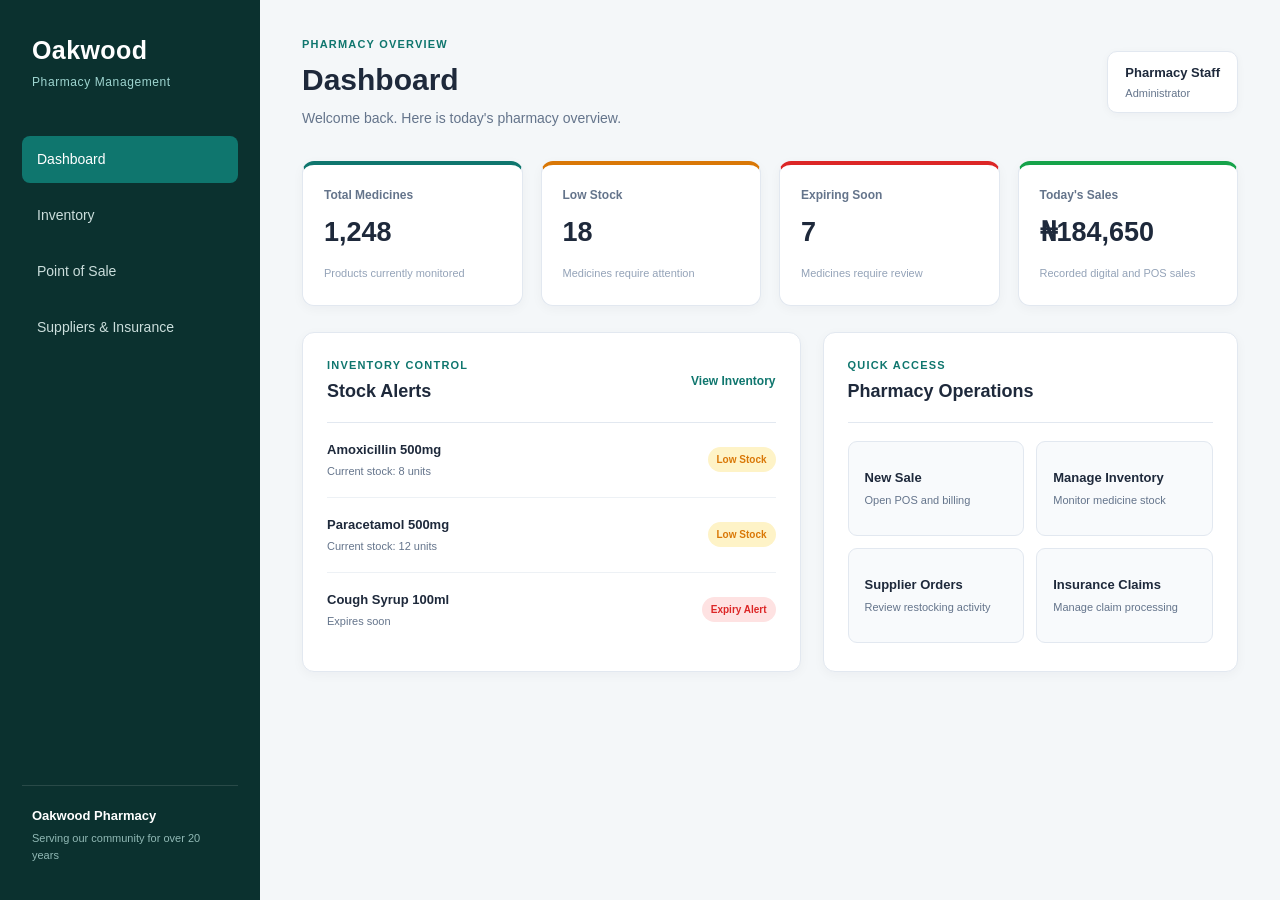
<file: index.html>
<!DOCTYPE html>
<html lang="en">
<head>
    <meta charset="UTF-8">
    <meta name="viewport" content="width=device-width, initial-scale=1.0">

    <title>Oakwood Pharmacy | Dashboard</title>

    <link rel="stylesheet" href="css/style.css">
</head>

<body>

    <div class="app-container">

        <!-- Sidebar Navigation -->
        <aside class="sidebar">

            <div class="brand">
                <h1>Oakwood</h1>
                <p>Pharmacy Management</p>
            </div>

            <nav class="navigation">
                <a href="index.html" class="nav-link active">Dashboard</a>
                <a href="inventory.html" class="nav-link">Inventory</a>
                <a href="pos.html" class="nav-link">Point of Sale</a>
                <a href="operations.html" class="nav-link">Suppliers & Insurance</a>
            </nav>

            <div class="sidebar-footer">
                <p>Oakwood Pharmacy</p>
                <span>Serving our community for over 20 years</span>
            </div>

        </aside>


        <!-- Main Content -->
        <main class="main-content">

            <!-- Top Header -->
            <header class="top-header">

                <div>
                    <p class="page-label">PHARMACY OVERVIEW</p>
                    <h2>Dashboard</h2>
                    <p class="welcome-text">
                        Welcome back. Here is today's pharmacy overview.
                    </p>
                </div>

                <div class="staff-profile">
                    <div>
                        <span class="staff-name">Pharmacy Staff</span>
                        <span class="staff-role">Administrator</span>
                    </div>
                </div>

            </header>


            <!-- Summary Cards -->
            <section class="summary-grid">

                <article class="summary-card">
                    <p>Total Medicines</p>
                    <h3>1,248</h3>
                    <span>Products currently monitored</span>
                </article>

                <article class="summary-card warning">
                    <p>Low Stock</p>
                    <h3>18</h3>
                    <span>Medicines require attention</span>
                </article>

                <article class="summary-card danger">
                    <p>Expiring Soon</p>
                    <h3>7</h3>
                    <span>Medicines require review</span>
                </article>

                <article class="summary-card success">
                    <p>Today's Sales</p>
                    <h3>₦184,650</h3>
                    <span>Recorded digital and POS sales</span>
                </article>

            </section>


            <!-- Dashboard Content -->
            <section class="dashboard-grid">

                <!-- Inventory Alerts -->
                <article class="panel">

                    <div class="panel-header">
                        <div>
                            <p class="section-label">INVENTORY CONTROL</p>
                            <h3>Stock Alerts</h3>
                        </div>

                        <a href="inventory.html" class="text-link">
                            View Inventory
                        </a>
                    </div>

                    <div class="alert-item">
                        <div>
                            <strong>Amoxicillin 500mg</strong>
                            <span>Current stock: 8 units</span>
                        </div>

                        <span class="status low">Low Stock</span>
                    </div>

                    <div class="alert-item">
                        <div>
                            <strong>Paracetamol 500mg</strong>
                            <span>Current stock: 12 units</span>
                        </div>

                        <span class="status low">Low Stock</span>
                    </div>

                    <div class="alert-item">
                        <div>
                            <strong>Cough Syrup 100ml</strong>
                            <span>Expires soon</span>
                        </div>

                        <span class="status expiry">Expiry Alert</span>
                    </div>

                </article>


                <!-- Quick Actions -->
                <article class="panel">

                    <div class="panel-header">
                        <div>
                            <p class="section-label">QUICK ACCESS</p>
                            <h3>Pharmacy Operations</h3>
                        </div>
                    </div>

                    <div class="quick-actions">

                        <a href="pos.html" class="action-card">
                            <strong>New Sale</strong>
                            <span>Open POS and billing</span>
                        </a>

                        <a href="inventory.html" class="action-card">
                            <strong>Manage Inventory</strong>
                            <span>Monitor medicine stock</span>
                        </a>

                        <a href="operations.html" class="action-card">
                            <strong>Supplier Orders</strong>
                            <span>Review restocking activity</span>
                        </a>

                        <a href="operations.html" class="action-card">
                            <strong>Insurance Claims</strong>
                            <span>Manage claim processing</span>
                        </a>

                    </div>

                </article>

            </section>

        </main>

    </div>

    <script src="js/script.js"></script>

</body>
</html>
</file>
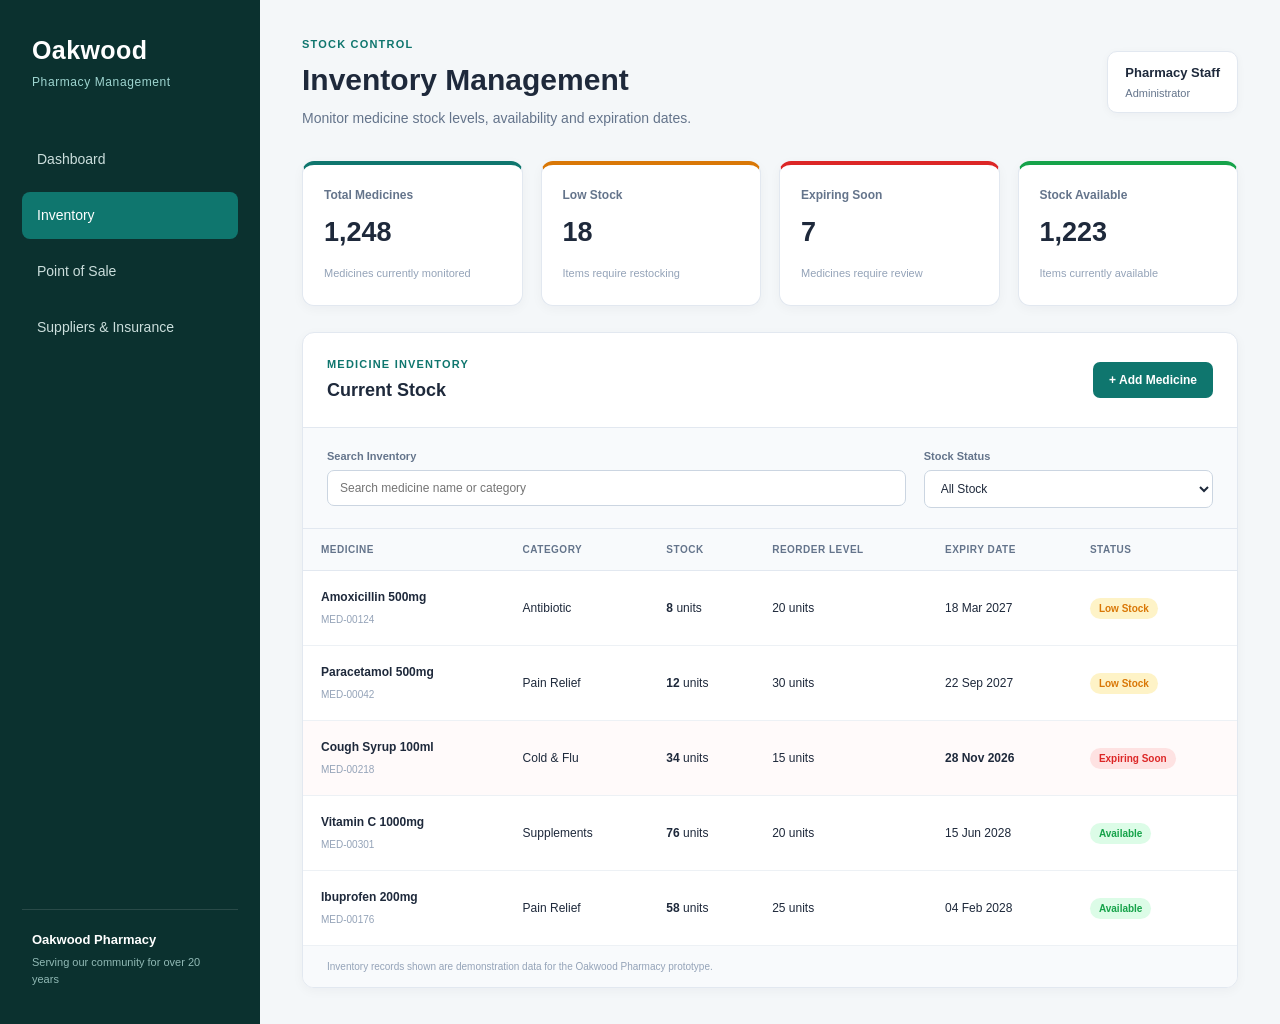
<file: inventory.html>
<!DOCTYPE html>
<html lang="en">
<head>
    <meta charset="UTF-8">
    <meta name="viewport" content="width=device-width, initial-scale=1.0">

    <title>Oakwood Pharmacy | Inventory</title>

    <link rel="stylesheet" href="css/style.css">
</head>

<body>

    <div class="app-container">

        <!-- Sidebar -->
        <aside class="sidebar">

            <div class="brand">
                <h1>Oakwood</h1>
                <p>Pharmacy Management</p>
            </div>

            <nav class="navigation">
                <a href="index.html" class="nav-link">Dashboard</a>
                <a href="inventory.html" class="nav-link active">Inventory</a>
                <a href="pos.html" class="nav-link">Point of Sale</a>
                <a href="operations.html" class="nav-link">
                    Suppliers & Insurance
                </a>
            </nav>

            <div class="sidebar-footer">
                <p>Oakwood Pharmacy</p>
                <span>Serving our community for over 20 years</span>
            </div>

        </aside>


        <!-- Main Content -->
        <main class="main-content">

            <!-- Header -->
            <header class="top-header">

                <div>
                    <p class="page-label">STOCK CONTROL</p>
                    <h2>Inventory Management</h2>
                    <p class="welcome-text">
                        Monitor medicine stock levels, availability and expiration dates.
                    </p>
                </div>

                <div class="staff-profile">
                    <div>
                        <span class="staff-name">Pharmacy Staff</span>
                        <span class="staff-role">Administrator</span>
                    </div>
                </div>

            </header>


            <!-- Inventory Summary -->
            <section class="summary-grid">

                <article class="summary-card">
                    <p>Total Medicines</p>
                    <h3>1,248</h3>
                    <span>Medicines currently monitored</span>
                </article>

                <article class="summary-card warning">
                    <p>Low Stock</p>
                    <h3>18</h3>
                    <span>Items require restocking</span>
                </article>

                <article class="summary-card danger">
                    <p>Expiring Soon</p>
                    <h3>7</h3>
                    <span>Medicines require review</span>
                </article>

                <article class="summary-card success">
                    <p>Stock Available</p>
                    <h3>1,223</h3>
                    <span>Items currently available</span>
                </article>

            </section>


            <!-- Inventory Panel -->
            <section class="panel inventory-panel">

                <!-- Panel Header -->
                <div class="inventory-toolbar">

                    <div>
                        <p class="section-label">MEDICINE INVENTORY</p>
                        <h3>Current Stock</h3>
                    </div>

                    <button type="button" class="primary-button">
                        + Add Medicine
                    </button>

                </div>


                <!-- Search and Filters -->
                <div class="inventory-controls">

                    <div class="search-box">
                        <label for="inventory-search">Search Inventory</label>

                        <input
                            type="search"
                            id="inventory-search"
                            placeholder="Search medicine name or category"
                        >
                    </div>

                    <div class="filter-box">
                        <label for="stock-filter">Stock Status</label>

                        <select id="stock-filter">
                            <option>All Stock</option>
                            <option>Available</option>
                            <option>Low Stock</option>
                            <option>Expiring Soon</option>
                        </select>
                    </div>

                </div>


                <!-- Inventory Table -->
                <div class="table-container">

                    <table class="inventory-table">

                        <thead>
                            <tr>
                                <th>Medicine</th>
                                <th>Category</th>
                                <th>Stock</th>
                                <th>Reorder Level</th>
                                <th>Expiry Date</th>
                                <th>Status</th>
                            </tr>
                        </thead>

                        <tbody>

                            <tr>
                                <td>
                                    <strong>Amoxicillin 500mg</strong>
                                    <span>MED-00124</span>
                                </td>

                                <td>Antibiotic</td>

                                <td>
                                    <strong>8</strong> units
                                </td>

                                <td>20 units</td>

                                <td>18 Mar 2027</td>

                                <td>
                                    <span class="status low">
                                        Low Stock
                                    </span>
                                </td>
                            </tr>


                            <tr>
                                <td>
                                    <strong>Paracetamol 500mg</strong>
                                    <span>MED-00042</span>
                                </td>

                                <td>Pain Relief</td>

                                <td>
                                    <strong>12</strong> units
                                </td>

                                <td>30 units</td>

                                <td>22 Sep 2027</td>

                                <td>
                                    <span class="status low">
                                        Low Stock
                                    </span>
                                </td>
                            </tr>


                            <tr class="expiry-row">
                                <td>
                                    <strong>Cough Syrup 100ml</strong>
                                    <span>MED-00218</span>
                                </td>

                                <td>Cold & Flu</td>

                                <td>
                                    <strong>34</strong> units
                                </td>

                                <td>15 units</td>

                                <td>
                                    <strong>28 Nov 2026</strong>
                                </td>

                                <td>
                                    <span class="status expiry">
                                        Expiring Soon
                                    </span>
                                </td>
                            </tr>


                            <tr>
                                <td>
                                    <strong>Vitamin C 1000mg</strong>
                                    <span>MED-00301</span>
                                </td>

                                <td>Supplements</td>

                                <td>
                                    <strong>76</strong> units
                                </td>

                                <td>20 units</td>

                                <td>15 Jun 2028</td>

                                <td>
                                    <span class="status available">
                                        Available
                                    </span>
                                </td>
                            </tr>


                            <tr>
                                <td>
                                    <strong>Ibuprofen 200mg</strong>
                                    <span>MED-00176</span>
                                </td>

                                <td>Pain Relief</td>

                                <td>
                                    <strong>58</strong> units
                                </td>

                                <td>25 units</td>

                                <td>04 Feb 2028</td>

                                <td>
                                    <span class="status available">
                                        Available
                                    </span>
                                </td>
                            </tr>

                        </tbody>

                    </table>

                </div>

                <p class="prototype-note">
                    Inventory records shown are demonstration data for the Oakwood Pharmacy prototype.
                </p>

            </section>

        </main>

    </div>

    <script src="js/script.js"></script>

</body>
</html>
</file>
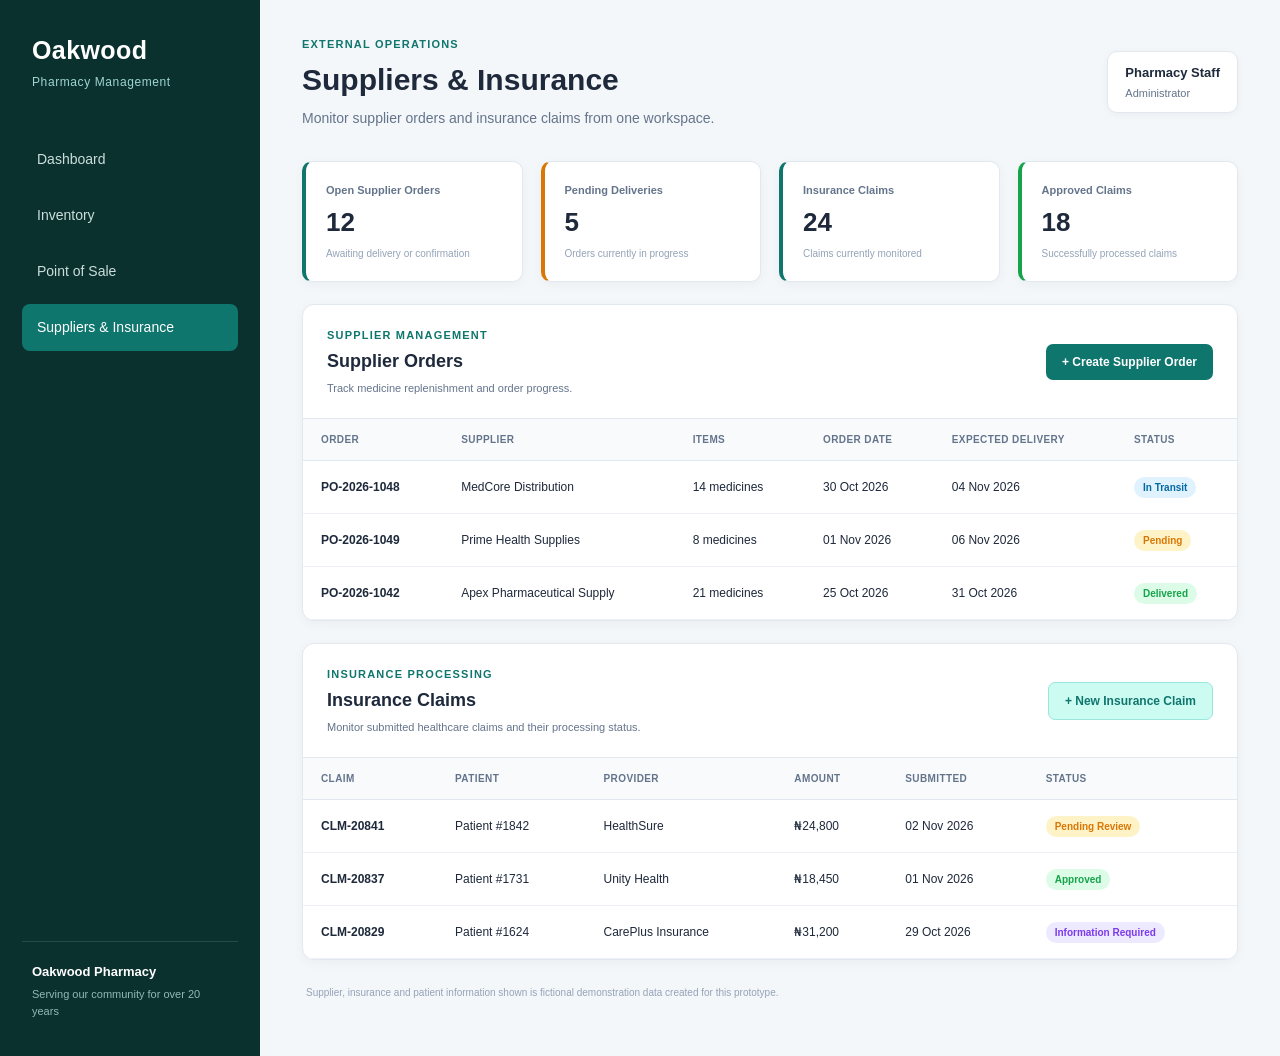
<file: operations.html>
<!DOCTYPE html>
<html lang="en">
<head>
    <meta charset="UTF-8">
    <meta name="viewport" content="width=device-width, initial-scale=1.0">

    <title>Oakwood Pharmacy | Suppliers & Insurance</title>

    <link rel="stylesheet" href="css/style.css">
</head>

<body>

    <div class="app-container">

        <!-- Sidebar -->
        <aside class="sidebar">

            <div class="brand">
                <h1>Oakwood</h1>
                <p>Pharmacy Management</p>
            </div>

            <nav class="navigation">
                <a href="index.html" class="nav-link">Dashboard</a>
                <a href="inventory.html" class="nav-link">Inventory</a>
                <a href="pos.html" class="nav-link">Point of Sale</a>
                <a href="operations.html" class="nav-link active">
                    Suppliers & Insurance
                </a>
            </nav>

            <div class="sidebar-footer">
                <p>Oakwood Pharmacy</p>
                <span>Serving our community for over 20 years</span>
            </div>

        </aside>


        <!-- Main Content -->
        <main class="main-content">

            <!-- Header -->
            <header class="top-header">

                <div>
                    <p class="page-label">EXTERNAL OPERATIONS</p>
                    <h2>Suppliers & Insurance</h2>

                    <p class="welcome-text">
                        Monitor supplier orders and insurance claims from one workspace.
                    </p>
                </div>

                <div class="staff-profile">
                    <div>
                        <span class="staff-name">Pharmacy Staff</span>
                        <span class="staff-role">Administrator</span>
                    </div>
                </div>

            </header>


            <!-- Summary -->
            <section class="operations-summary">

                <article class="operation-stat">
                    <span>Open Supplier Orders</span>
                    <strong>12</strong>
                    <small>Awaiting delivery or confirmation</small>
                </article>

                <article class="operation-stat warning-stat">
                    <span>Pending Deliveries</span>
                    <strong>5</strong>
                    <small>Orders currently in progress</small>
                </article>

                <article class="operation-stat">
                    <span>Insurance Claims</span>
                    <strong>24</strong>
                    <small>Claims currently monitored</small>
                </article>

                <article class="operation-stat success-stat">
                    <span>Approved Claims</span>
                    <strong>18</strong>
                    <small>Successfully processed claims</small>
                </article>

            </section>


            <!-- Supplier Orders -->
            <section class="panel operations-section">

                <div class="operations-heading">

                    <div>
                        <p class="section-label">SUPPLIER MANAGEMENT</p>
                        <h3>Supplier Orders</h3>

                        <p>
                            Track medicine replenishment and order progress.
                        </p>
                    </div>

                    <button type="button" class="primary-button">
                        + Create Supplier Order
                    </button>

                </div>


                <div class="table-container">

                    <table class="operations-table">

                        <thead>
                            <tr>
                                <th scope="col">Order</th>
                                <th scope="col">Supplier</th>
                                <th scope="col">Items</th>
                                <th scope="col">Order Date</th>
                                <th scope="col">Expected Delivery</th>
                                <th scope="col">Status</th>
                            </tr>
                        </thead>

                        <tbody>

                            <tr>
                                <td>
                                    <strong>PO-2026-1048</strong>
                                </td>

                                <td>
                                    MedCore Distribution
                                </td>

                                <td>
                                    14 medicines
                                </td>

                                <td>
                                    30 Oct 2026
                                </td>

                                <td>
                                    04 Nov 2026
                                </td>

                                <td>
                                    <span class="status processing">
                                        In Transit
                                    </span>
                                </td>
                            </tr>


                            <tr>
                                <td>
                                    <strong>PO-2026-1049</strong>
                                </td>

                                <td>
                                    Prime Health Supplies
                                </td>

                                <td>
                                    8 medicines
                                </td>

                                <td>
                                    01 Nov 2026
                                </td>

                                <td>
                                    06 Nov 2026
                                </td>

                                <td>
                                    <span class="status pending">
                                        Pending
                                    </span>
                                </td>
                            </tr>


                            <tr>
                                <td>
                                    <strong>PO-2026-1042</strong>
                                </td>

                                <td>
                                    Apex Pharmaceutical Supply
                                </td>

                                <td>
                                    21 medicines
                                </td>

                                <td>
                                    25 Oct 2026
                                </td>

                                <td>
                                    31 Oct 2026
                                </td>

                                <td>
                                    <span class="status approved">
                                        Delivered
                                    </span>
                                </td>
                            </tr>

                        </tbody>

                    </table>

                </div>

            </section>


            <!-- Insurance Claims -->
            <section class="panel operations-section">

                <div class="operations-heading">

                    <div>
                        <p class="section-label">INSURANCE PROCESSING</p>
                        <h3>Insurance Claims</h3>

                        <p>
                            Monitor submitted healthcare claims and their processing status.
                        </p>
                    </div>

                    <button type="button" class="secondary-button">
                        + New Insurance Claim
                    </button>

                </div>


                <div class="table-container">

                    <table class="operations-table">

                        <thead>
                            <tr>
                                <th scope="col">Claim</th>
                                <th scope="col">Patient</th>
                                <th scope="col">Provider</th>
                                <th scope="col">Amount</th>
                                <th scope="col">Submitted</th>
                                <th scope="col">Status</th>
                            </tr>
                        </thead>

                        <tbody>

                            <tr>
                                <td>
                                    <strong>CLM-20841</strong>
                                </td>

                                <td>
                                    Patient #1842
                                </td>

                                <td>
                                    HealthSure
                                </td>

                                <td>
                                    ₦24,800
                                </td>

                                <td>
                                    02 Nov 2026
                                </td>

                                <td>
                                    <span class="status pending">
                                        Pending Review
                                    </span>
                                </td>
                            </tr>


                            <tr>
                                <td>
                                    <strong>CLM-20837</strong>
                                </td>

                                <td>
                                    Patient #1731
                                </td>

                                <td>
                                    Unity Health
                                </td>

                                <td>
                                    ₦18,450
                                </td>

                                <td>
                                    01 Nov 2026
                                </td>

                                <td>
                                    <span class="status approved">
                                        Approved
                                    </span>
                                </td>
                            </tr>


                            <tr>
                                <td>
                                    <strong>CLM-20829</strong>
                                </td>

                                <td>
                                    Patient #1624
                                </td>

                                <td>
                                    CarePlus Insurance
                                </td>

                                <td>
                                    ₦31,200
                                </td>

                                <td>
                                    29 Oct 2026
                                </td>

                                <td>
                                    <span class="status review">
                                        Information Required
                                    </span>
                                </td>
                            </tr>

                        </tbody>

                    </table>

                </div>

            </section>


            <p class="operations-note">
                Supplier, insurance and patient information shown is fictional demonstration data created for this prototype.
            </p>

        </main>

    </div>

    <script src="js/script.js"></script>

</body>
</html>
</file>
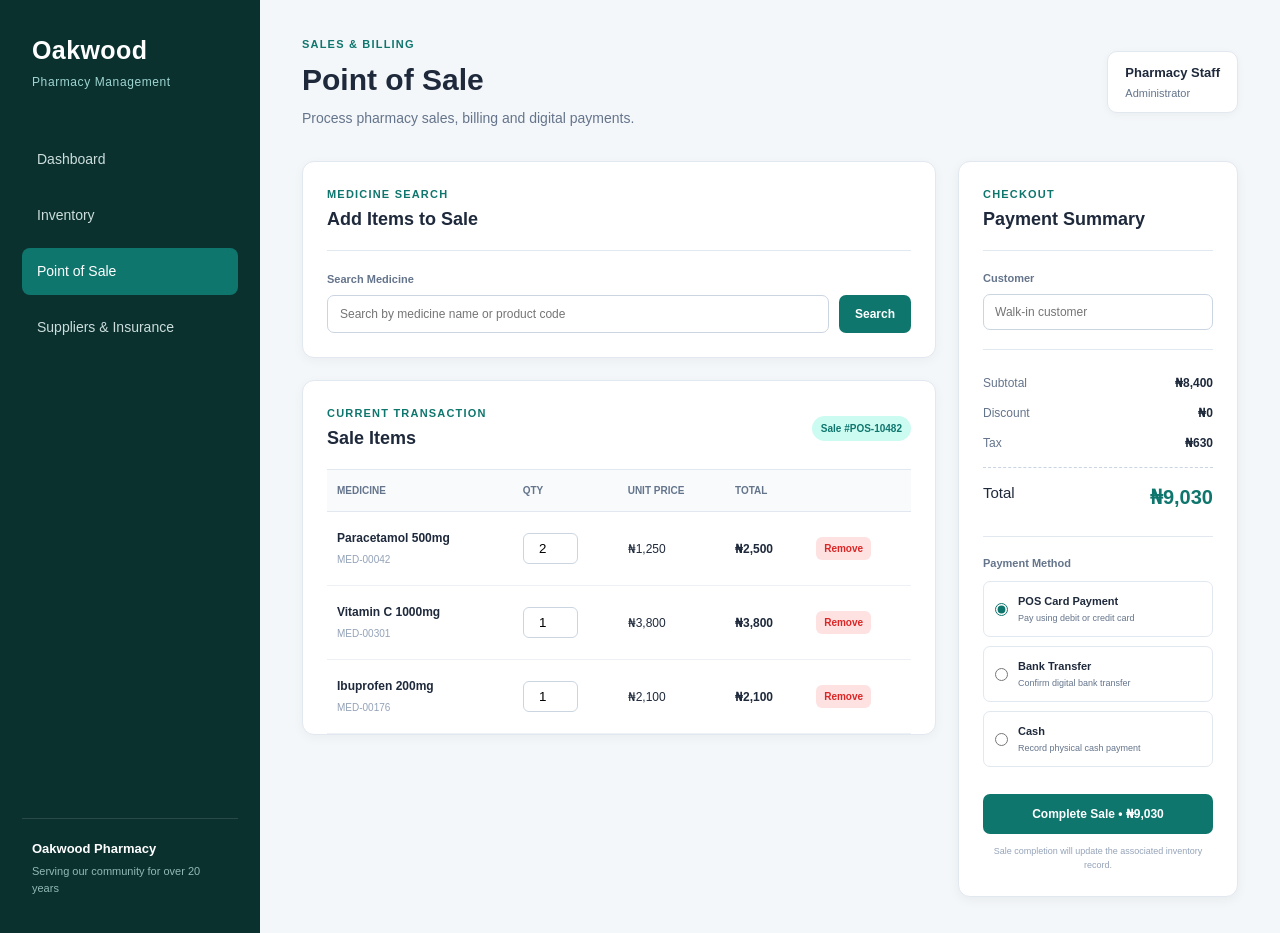
<file: pos.html>
<!DOCTYPE html>
<html lang="en">
<head>
    <meta charset="UTF-8">
    <meta name="viewport" content="width=device-width, initial-scale=1.0">

    <title>Oakwood Pharmacy | Point of Sale</title>

    <link rel="stylesheet" href="css/style.css">
</head>

<body>

    <div class="app-container">

        <!-- Sidebar -->
        <aside class="sidebar">

            <div class="brand">
                <h1>Oakwood</h1>
                <p>Pharmacy Management</p>
            </div>

            <nav class="navigation">
                <a href="index.html" class="nav-link">Dashboard</a>
                <a href="inventory.html" class="nav-link">Inventory</a>
                <a href="pos.html" class="nav-link active">Point of Sale</a>
                <a href="operations.html" class="nav-link">
                    Suppliers & Insurance
                </a>
            </nav>

            <div class="sidebar-footer">
                <p>Oakwood Pharmacy</p>
                <span>Serving our community for over 20 years</span>
            </div>

        </aside>


        <!-- Main Content -->
        <main class="main-content">

            <!-- Header -->
            <header class="top-header">

                <div>
                    <p class="page-label">SALES & BILLING</p>
                    <h2>Point of Sale</h2>
                    <p class="welcome-text">
                        Process pharmacy sales, billing and digital payments.
                    </p>
                </div>

                <div class="staff-profile">
                    <div>
                        <span class="staff-name">Pharmacy Staff</span>
                        <span class="staff-role">Administrator</span>
                    </div>
                </div>

            </header>


            <!-- POS Layout -->
            <section class="pos-grid">

                <!-- Left Side -->
                <div class="pos-left">

                    <!-- Medicine Search -->
                    <article class="panel">

                        <div class="panel-header">
                            <div>
                                <p class="section-label">MEDICINE SEARCH</p>
                                <h3>Add Items to Sale</h3>
                            </div>
                        </div>

                        <div class="pos-search">

                            <label for="medicine-search">
                                Search Medicine
                            </label>

                            <div class="search-action-row">

                                <input
                                    type="search"
                                    id="medicine-search"
                                    placeholder="Search by medicine name or product code"
                                >

                                <button type="button" class="primary-button">
                                    Search
                                </button>

                            </div>

                        </div>

                    </article>


                    <!-- Current Sale -->
                    <article class="panel sale-panel">

                        <div class="panel-header">

                            <div>
                                <p class="section-label">CURRENT TRANSACTION</p>
                                <h3>Sale Items</h3>
                            </div>

                            <span class="transaction-id">
                                Sale #POS-10482
                            </span>

                        </div>


                        <div class="table-container">

                            <table class="sale-table">

                                <thead>
                                    <tr>
                                        <th>Medicine</th>
                                        <th>Qty</th>
                                        <th>Unit Price</th>
                                        <th>Total</th>
                                        <th></th>
                                    </tr>
                                </thead>

                                <tbody>

                                    <tr>
                                        <td>
                                            <strong>
                                                Paracetamol 500mg
                                            </strong>

                                            <span>
                                                MED-00042
                                            </span>
                                        </td>

                                        <td>
                                            <input
                                                type="number"
                                                value="2"
                                                min="1"
                                                class="quantity-input"
                                                aria-label="Paracetamol quantity"
                                            >
                                        </td>

                                        <td>₦1,250</td>

                                        <td>
                                            <strong>₦2,500</strong>
                                        </td>

                                        <td>
                                            <button
                                                type="button"
                                                class="remove-button"
                                                aria-label="Remove Paracetamol from sale">
                                                Remove
                                            </button>
                                        </td>
                                    </tr>


                                    <tr>
                                        <td>
                                            <strong>
                                                Vitamin C 1000mg
                                            </strong>

                                            <span>
                                                MED-00301
                                            </span>
                                        </td>

                                        <td>
                                            <input
                                                type="number"
                                                value="1"
                                                min="1"
                                                class="quantity-input"
                                                aria-label="Vitamin C quantity"
                                            >
                                        </td>

                                        <td>₦3,800</td>

                                        <td>
                                            <strong>₦3,800</strong>
                                        </td>

                                        <td>
                                            <button
                                                type="button"
                                                class="remove-button"
                                                aria-label="Remove Vitamin C from sale">
                                                Remove
                                            </button>
                                        </td>
                                    </tr>


                                    <tr>
                                        <td>
                                            <strong>
                                                Ibuprofen 200mg
                                            </strong>

                                            <span>
                                                MED-00176
                                            </span>
                                        </td>

                                        <td>
                                            <input
                                                type="number"
                                                value="1"
                                                min="1"
                                                class="quantity-input"
                                                aria-label="Ibuprofen quantity"
                                            >
                                        </td>

                                        <td>₦2,100</td>

                                        <td>
                                            <strong>₦2,100</strong>
                                        </td>

                                        <td>
                                            <button
                                                type="button"
                                                class="remove-button"
                                                aria-label="Remove Ibuprofen from sale">
                                                Remove
                                            </button>
                                        </td>
                                    </tr>

                                </tbody>

                            </table>

                        </div>

                    </article>

                </div>


                <!-- Right Side: Checkout -->
                <aside class="checkout-panel">

                    <div class="checkout-header">
                        <p class="section-label">CHECKOUT</p>
                        <h3>Payment Summary</h3>
                    </div>


                    <!-- Customer -->
                    <div class="checkout-section">

                        <label for="customer-name">
                            Customer
                        </label>

                        <input
                            type="text"
                            id="customer-name"
                            placeholder="Walk-in customer"
                        >

                    </div>


                    <!-- Billing Totals -->
                    <div class="billing-summary">

                        <div class="billing-row">
                            <span>Subtotal</span>
                            <strong>₦8,400</strong>
                        </div>

                        <div class="billing-row">
                            <span>Discount</span>
                            <strong>₦0</strong>
                        </div>

                        <div class="billing-row">
                            <span>Tax</span>
                            <strong>₦630</strong>
                        </div>

                        <div class="billing-row total-row">
                            <span>Total</span>
                            <strong>₦9,030</strong>
                        </div>

                    </div>


                    <!-- Payment Method -->
                    <div class="payment-section">

                        <p class="payment-title">
                            Payment Method
                        </p>

                        <label class="payment-option">
                            <input
                                type="radio"
                                name="payment"
                                value="pos"
                                checked
                            >

                            <span>
                                <strong>POS Card Payment</strong>
                                <small>
                                    Pay using debit or credit card
                                </small>
                            </span>
                        </label>


                        <label class="payment-option">
                            <input
                                type="radio"
                                name="payment"
                                value="transfer"
                            >

                            <span>
                                <strong>Bank Transfer</strong>
                                <small>
                                    Confirm digital bank transfer
                                </small>
                            </span>
                        </label>


                        <label class="payment-option">
                            <input
                                type="radio"
                                name="payment"
                                value="cash"
                            >

                            <span>
                                <strong>Cash</strong>
                                <small>
                                    Record physical cash payment
                                </small>
                            </span>
                        </label>

                    </div>


                    <!-- Checkout Button -->
                    <button
                        type="button"
                        class="complete-sale-button">
                        Complete Sale • ₦9,030
                    </button>


                    <p class="sync-message">
                        Sale completion will update the associated inventory record.
                    </p>

                </aside>

            </section>

        </main>

    </div>

    <script src="js/script.js"></script>

</body>
</html>
</file>
<file: css/style.css>
/* =========================================================
   OAKWOOD PHARMACY PROTOTYPE
   Main Stylesheet
   ========================================================= */


/* ---------- Global Reset ---------- */

* {
    margin: 0;
    padding: 0;
    box-sizing: border-box;
}

:root {
    --primary: #0f766e;
    --primary-dark: #115e59;
    --primary-light: #ccfbf1;

    --background: #f4f7f9;
    --surface: #ffffff;
    --border: #e2e8f0;

    --text-primary: #1e293b;
    --text-secondary: #64748b;
    --text-light: #94a3b8;

    --success: #16a34a;
    --success-bg: #dcfce7;

    --warning: #d97706;
    --warning-bg: #fef3c7;

    --danger: #dc2626;
    --danger-bg: #fee2e2;

    --sidebar-width: 260px;
}

body {
    font-family: "Segoe UI", Arial, sans-serif;
    background-color: var(--background);
    color: var(--text-primary);
    line-height: 1.5;
}


/* ---------- Main Application Layout ---------- */

.app-container {
    display: flex;
    min-height: 100vh;
}


/* =========================================================
   SIDEBAR
   ========================================================= */

.sidebar {
    width: var(--sidebar-width);
    background: #0b312f;
    color: white;

    padding: 32px 22px;

    display: flex;
    flex-direction: column;

    min-height: 100vh;
}

.brand {
    margin-bottom: 45px;
    padding: 0 10px;
}

.brand h1 {
    font-size: 25px;
    font-weight: 700;
    letter-spacing: 0.4px;
}

.brand p {
    color: #9ed5d0;
    font-size: 12px;
    margin-top: 3px;
    letter-spacing: 0.6px;
}


/* ---------- Navigation ---------- */

.navigation {
    display: flex;
    flex-direction: column;
    gap: 9px;
}

.nav-link {
    color: #cbdedc;
    text-decoration: none;

    padding: 13px 15px;

    border-radius: 8px;

    font-size: 14px;
    font-weight: 500;

    transition: 0.2s ease;
}

.nav-link:hover {
    background-color: rgba(255, 255, 255, 0.08);
    color: white;
}

.nav-link.active {
    background-color: var(--primary);
    color: white;
}


/* ---------- Sidebar Footer ---------- */

.sidebar-footer {
    margin-top: auto;

    padding: 20px 10px 5px;

    border-top: 1px solid rgba(255, 255, 255, 0.12);
}

.sidebar-footer p {
    font-size: 13px;
    font-weight: 600;
}

.sidebar-footer span {
    display: block;

    margin-top: 5px;

    color: #91b9b5;

    font-size: 11px;
    line-height: 1.5;
}


/* =========================================================
   MAIN CONTENT
   ========================================================= */

.main-content {
    flex: 1;

    padding: 36px 42px;

    overflow-x: hidden;
}


/* ---------- Header ---------- */

.top-header {
    display: flex;
    align-items: center;
    justify-content: space-between;

    margin-bottom: 32px;
}

.page-label,
.section-label {
    color: var(--primary);

    font-size: 11px;
    font-weight: 700;

    letter-spacing: 1.2px;

    margin-bottom: 4px;
}

.top-header h2 {
    font-size: 30px;
    font-weight: 700;
}

.welcome-text {
    color: var(--text-secondary);

    font-size: 14px;

    margin-top: 6px;
}


/* ---------- Staff Profile ---------- */

.staff-profile {
    display: flex;
    align-items: center;

    background: var(--surface);

    padding: 11px 17px;

    border: 1px solid var(--border);
    border-radius: 10px;

    box-shadow: 0 2px 8px rgba(15, 23, 42, 0.04);
}

.staff-profile div {
    display: flex;
    flex-direction: column;
}

.staff-name {
    font-size: 13px;
    font-weight: 600;
}

.staff-role {
    color: var(--text-secondary);

    font-size: 11px;

    margin-top: 2px;
}


/* =========================================================
   SUMMARY CARDS
   ========================================================= */

.summary-grid {
    display: grid;

    grid-template-columns: repeat(4, 1fr);

    gap: 18px;

    margin-bottom: 26px;
}

.summary-card {
    background: var(--surface);

    border: 1px solid var(--border);
    border-top: 4px solid var(--primary);

    border-radius: 12px;

    padding: 21px;

    box-shadow: 0 3px 12px rgba(15, 23, 42, 0.04);
}

.summary-card p {
    color: var(--text-secondary);

    font-size: 12px;
    font-weight: 600;

    margin-bottom: 8px;
}

.summary-card h3 {
    font-size: 27px;

    margin-bottom: 8px;
}

.summary-card span {
    color: var(--text-light);

    font-size: 11px;
}


/* Different card states */

.summary-card.warning {
    border-top-color: var(--warning);
}

.summary-card.danger {
    border-top-color: var(--danger);
}

.summary-card.success {
    border-top-color: var(--success);
}


/* =========================================================
   DASHBOARD PANELS
   ========================================================= */

.dashboard-grid {
    display: grid;

    grid-template-columns: 1.2fr 1fr;

    gap: 22px;
}

.panel {
    background: var(--surface);

    border: 1px solid var(--border);
    border-radius: 12px;

    padding: 24px;

    box-shadow: 0 3px 12px rgba(15, 23, 42, 0.04);
}

.panel-header {
    display: flex;
    justify-content: space-between;
    align-items: center;

    padding-bottom: 17px;

    border-bottom: 1px solid var(--border);
}

.panel-header h3 {
    font-size: 18px;
}

.text-link {
    color: var(--primary);

    text-decoration: none;

    font-size: 12px;
    font-weight: 600;
}

.text-link:hover {
    text-decoration: underline;
}


/* =========================================================
   STOCK ALERTS
   ========================================================= */

.alert-item {
    display: flex;

    justify-content: space-between;
    align-items: center;

    padding: 17px 0;

    border-bottom: 1px solid #edf1f5;
}

.alert-item:last-child {
    border-bottom: none;
}

.alert-item div {
    display: flex;
    flex-direction: column;
}

.alert-item strong {
    font-size: 13px;
    font-weight: 600;
}

.alert-item div span {
    color: var(--text-secondary);

    font-size: 11px;

    margin-top: 4px;
}


/* ---------- Status Badges ---------- */

.status {
    padding: 5px 9px;

    border-radius: 20px;

    font-size: 10px;
    font-weight: 700;
}

.status.low {
    background: var(--warning-bg);
    color: var(--warning);
}

.status.expiry {
    background: var(--danger-bg);
    color: var(--danger);
}


/* =========================================================
   QUICK ACTIONS
   ========================================================= */

.quick-actions {
    display: grid;

    grid-template-columns: repeat(2, 1fr);

    gap: 12px;

    margin-top: 18px;
}

.action-card {
    min-height: 95px;

    padding: 16px;

    display: flex;
    flex-direction: column;
    justify-content: center;

    text-decoration: none;

    background: #f8fafc;

    border: 1px solid var(--border);
    border-radius: 9px;

    transition: 0.2s ease;
}

.action-card:hover {
    border-color: var(--primary);

    background: #f0fdfa;

    transform: translateY(-2px);
}

.action-card strong {
    color: var(--text-primary);

    font-size: 13px;

    margin-bottom: 5px;
}

.action-card span {
    color: var(--text-secondary);

    font-size: 11px;
}


/* =========================================================
   RESPONSIVE DESIGN
   ========================================================= */

@media (max-width: 1100px) {

    .summary-grid {
        grid-template-columns: repeat(2, 1fr);
    }

    .dashboard-grid {
        grid-template-columns: 1fr;
    }
}


@media (max-width: 760px) {

    .app-container {
        flex-direction: column;
    }

    .sidebar {
        width: 100%;
        min-height: auto;
    }

    .main-content {
        padding: 25px;
    }

    .summary-grid {
        grid-template-columns: 1fr;
    }

    .quick-actions {
        grid-template-columns: 1fr;
    }

    .top-header {
        align-items: flex-start;
        gap: 20px;
        flex-direction: column;
    }
}

/* =========================================================
   INVENTORY MANAGEMENT
   ========================================================= */

.inventory-panel {
    padding: 0;
    overflow: hidden;
}


/* ---------- Inventory Toolbar ---------- */

.inventory-toolbar {
    display: flex;
    align-items: center;
    justify-content: space-between;

    padding: 23px 24px;

    border-bottom: 1px solid var(--border);
}

.inventory-toolbar h3 {
    font-size: 18px;
}


/* ---------- Primary Button ---------- */

.primary-button {
    background: var(--primary);
    color: white;

    border: none;
    border-radius: 7px;

    padding: 11px 16px;

    font-family: inherit;
    font-size: 12px;
    font-weight: 600;

    cursor: pointer;

    transition: 0.2s ease;
}

.primary-button:hover {
    background: var(--primary-dark);
}


/* ---------- Search and Filter Controls ---------- */

.inventory-controls {
    display: grid;

    grid-template-columns: 2fr 1fr;

    gap: 18px;

    padding: 20px 24px;

    background: #f8fafc;

    border-bottom: 1px solid var(--border);
}

.search-box,
.filter-box {
    display: flex;
    flex-direction: column;
}

.search-box label,
.filter-box label {
    color: var(--text-secondary);

    font-size: 11px;
    font-weight: 600;

    margin-bottom: 6px;
}

.search-box input,
.filter-box select {
    width: 100%;

    padding: 10px 12px;

    font-family: inherit;
    font-size: 12px;

    color: var(--text-primary);
    background: white;

    border: 1px solid #cbd5e1;
    border-radius: 7px;

    outline: none;
}

.search-box input:focus,
.filter-box select:focus {
    border-color: var(--primary);

    box-shadow: 0 0 0 2px rgba(15, 118, 110, 0.10);
}


/* =========================================================
   INVENTORY TABLE
   ========================================================= */

.table-container {
    width: 100%;

    overflow-x: auto;
}

.inventory-table {
    width: 100%;

    border-collapse: collapse;
}

.inventory-table th {
    padding: 13px 18px;

    text-align: left;

    background: #f8fafc;

    color: var(--text-secondary);

    font-size: 10px;
    font-weight: 700;

    letter-spacing: 0.5px;

    text-transform: uppercase;

    border-bottom: 1px solid var(--border);
}

.inventory-table td {
    padding: 17px 18px;

    font-size: 12px;

    border-bottom: 1px solid #edf1f5;

    vertical-align: middle;
}

.inventory-table tbody tr:hover {
    background: #f8fafc;
}

.inventory-table td:first-child strong {
    display: block;

    font-size: 12px;

    margin-bottom: 4px;
}

.inventory-table td:first-child span {
    color: var(--text-light);

    font-size: 10px;
}


/* ---------- Expiry Highlight ---------- */

.expiry-row {
    background: #fffafa;
}


/* ---------- Available Status ---------- */

.status.available {
    background: var(--success-bg);
    color: var(--success);
}


/* ---------- Prototype Note ---------- */

.prototype-note {
    padding: 13px 24px;

    color: var(--text-light);

    background: #f8fafc;

    font-size: 10px;
}


/* ---------- Inventory Responsive Layout ---------- */

@media (max-width: 760px) {

    .inventory-toolbar {
        align-items: flex-start;
        flex-direction: column;

        gap: 15px;
    }

    .inventory-controls {
        grid-template-columns: 1fr;
    }

    .inventory-table {
        min-width: 750px;
    }
}

/* =========================================================
   POINT OF SALE
   ========================================================= */

.pos-grid {
    display: grid;

    grid-template-columns: minmax(0, 1.6fr) minmax(280px, 0.7fr);

    gap: 22px;

    align-items: start;
}

.pos-left {
    display: flex;

    flex-direction: column;

    gap: 22px;

    min-width: 0;
}


/* ---------- POS Search ---------- */

.pos-search {
    padding-top: 20px;
}

.pos-search label {
    display: block;

    margin-bottom: 7px;

    color: var(--text-secondary);

    font-size: 11px;
    font-weight: 600;
}

.search-action-row {
    display: flex;

    gap: 10px;
}

.search-action-row input {
    flex: 1;

    padding: 11px 12px;

    color: var(--text-primary);

    font-family: inherit;
    font-size: 12px;

    background: white;

    border: 1px solid #cbd5e1;
    border-radius: 7px;

    outline: none;
}

.search-action-row input:focus {
    border-color: var(--primary);

    box-shadow: 0 0 0 2px rgba(15, 118, 110, 0.10);
}


/* ---------- Sale Table ---------- */

.sale-panel {
    padding-bottom: 0;
    overflow: hidden;
}

.transaction-id {
    padding: 5px 9px;

    color: var(--primary);
    background: var(--primary-light);

    border-radius: 20px;

    font-size: 10px;
    font-weight: 700;
}

.sale-table {
    width: 100%;

    border-collapse: collapse;
}

.sale-table th {
    padding: 13px 10px;

    text-align: left;

    color: var(--text-secondary);
    background: #f8fafc;

    font-size: 10px;
    font-weight: 700;

    text-transform: uppercase;

    border-bottom: 1px solid var(--border);
}

.sale-table td {
    padding: 17px 10px;

    font-size: 12px;

    vertical-align: middle;

    border-bottom: 1px solid #edf1f5;
}

.sale-table td:first-child strong {
    display: block;

    margin-bottom: 3px;
}

.sale-table td:first-child span {
    color: var(--text-light);

    font-size: 10px;
}


/* ---------- Quantity ---------- */

.quantity-input {
    width: 55px;

    padding: 7px;

    text-align: center;

    font-family: inherit;

    border: 1px solid #cbd5e1;
    border-radius: 6px;
}


/* ---------- Remove Button ---------- */

.remove-button {
    padding: 6px 8px;

    color: var(--danger);
    background: var(--danger-bg);

    border: none;
    border-radius: 6px;

    font-family: inherit;
    font-size: 10px;
    font-weight: 600;

    cursor: pointer;
}


/* =========================================================
   CHECKOUT
   ========================================================= */

.checkout-panel {
    position: sticky;

    top: 25px;

    padding: 24px;

    background: var(--surface);

    border: 1px solid var(--border);
    border-radius: 12px;

    box-shadow: 0 3px 12px rgba(15, 23, 42, 0.05);
}

.checkout-header {
    padding-bottom: 17px;

    border-bottom: 1px solid var(--border);
}

.checkout-header h3 {
    font-size: 18px;
}


/* ---------- Customer ---------- */

.checkout-section {
    padding: 19px 0;

    border-bottom: 1px solid var(--border);
}

.checkout-section label {
    display: block;

    margin-bottom: 7px;

    color: var(--text-secondary);

    font-size: 11px;
    font-weight: 600;
}

.checkout-section input {
    width: 100%;

    padding: 10px 11px;

    color: var(--text-primary);

    font-family: inherit;
    font-size: 12px;

    border: 1px solid #cbd5e1;
    border-radius: 7px;

    outline: none;
}


/* ---------- Billing ---------- */

.billing-summary {
    padding: 18px 0;

    border-bottom: 1px solid var(--border);
}

.billing-row {
    display: flex;

    justify-content: space-between;

    padding: 6px 0;

    color: var(--text-secondary);

    font-size: 12px;
}

.billing-row strong {
    color: var(--text-primary);
}

.total-row {
    margin-top: 9px;
    padding-top: 14px;

    color: var(--text-primary);

    border-top: 1px dashed #cbd5e1;

    font-size: 15px;
}

.total-row strong {
    color: var(--primary);

    font-size: 20px;
}


/* ---------- Payment Options ---------- */

.payment-section {
    padding: 18px 0;
}

.payment-title {
    margin-bottom: 10px;

    color: var(--text-secondary);

    font-size: 11px;
    font-weight: 700;
}

.payment-option {
    display: flex;

    align-items: center;

    gap: 10px;

    margin-bottom: 9px;
    padding: 11px;

    border: 1px solid var(--border);
    border-radius: 7px;

    cursor: pointer;

    transition: 0.2s ease;
}

.payment-option:hover {
    border-color: var(--primary);

    background: #f0fdfa;
}

.payment-option input {
    accent-color: var(--primary);
}

.payment-option span {
    display: flex;

    flex-direction: column;

    gap: 2px;
}

.payment-option strong {
    font-size: 11px;
}

.payment-option small {
    color: var(--text-secondary);

    font-size: 9px;
}


/* ---------- Complete Sale ---------- */

.complete-sale-button {
    width: 100%;

    padding: 13px;

    background: var(--primary);
    color: white;

    border: none;
    border-radius: 7px;

    font-family: inherit;
    font-size: 12px;
    font-weight: 700;

    cursor: pointer;

    transition: 0.2s ease;
}

.complete-sale-button:hover {
    background: var(--primary-dark);
}

.sync-message {
    margin-top: 11px;

    color: var(--text-light);

    text-align: center;

    font-size: 9px;
    line-height: 1.5;
}


/* ---------- POS Responsive ---------- */

@media (max-width: 1050px) {

    .pos-grid {
        grid-template-columns: 1fr;
    }

    .checkout-panel {
        position: static;
    }
}


@media (max-width: 760px) {

    .search-action-row {
        flex-direction: column;
    }

    .sale-table {
        min-width: 650px;
    }
}


/* =========================================================
   INVENTORY MANAGEMENT
   ========================================================= */

.inventory-panel {
    padding: 0;
    overflow: hidden;
}


/* ---------- Inventory Toolbar ---------- */

.inventory-toolbar {
    display: flex;
    align-items: center;
    justify-content: space-between;

    padding: 23px 24px;

    border-bottom: 1px solid var(--border);
}

.inventory-toolbar h3 {
    font-size: 18px;
}


/* ---------- Primary Button ---------- */

.primary-button {
    background: var(--primary);
    color: white;

    border: none;
    border-radius: 7px;

    padding: 11px 16px;

    font-family: inherit;
    font-size: 12px;
    font-weight: 600;

    cursor: pointer;

    transition: 0.2s ease;
}

.primary-button:hover {
    background: var(--primary-dark);
}


/* ---------- Search and Filter Controls ---------- */

.inventory-controls {
    display: grid;

    grid-template-columns: 2fr 1fr;

    gap: 18px;

    padding: 20px 24px;

    background: #f8fafc;

    border-bottom: 1px solid var(--border);
}

.search-box,
.filter-box {
    display: flex;
    flex-direction: column;
}

.search-box label,
.filter-box label {
    color: var(--text-secondary);

    font-size: 11px;
    font-weight: 600;

    margin-bottom: 6px;
}

.search-box input,
.filter-box select {
    width: 100%;

    padding: 10px 12px;

    font-family: inherit;
    font-size: 12px;

    color: var(--text-primary);
    background: white;

    border: 1px solid #cbd5e1;
    border-radius: 7px;

    outline: none;
}

.search-box input:focus,
.filter-box select:focus {
    border-color: var(--primary);

    box-shadow: 0 0 0 2px rgba(15, 118, 110, 0.10);
}


/* =========================================================
   INVENTORY TABLE
   ========================================================= */

.table-container {
    width: 100%;

    overflow-x: auto;
}

.inventory-table {
    width: 100%;

    border-collapse: collapse;
}

.inventory-table th {
    padding: 13px 18px;

    text-align: left;

    background: #f8fafc;

    color: var(--text-secondary);

    font-size: 10px;
    font-weight: 700;

    letter-spacing: 0.5px;

    text-transform: uppercase;

    border-bottom: 1px solid var(--border);
}

.inventory-table td {
    padding: 17px 18px;

    font-size: 12px;

    border-bottom: 1px solid #edf1f5;

    vertical-align: middle;
}

.inventory-table tbody tr:hover {
    background: #f8fafc;
}

.inventory-table td:first-child strong {
    display: block;

    font-size: 12px;

    margin-bottom: 4px;
}

.inventory-table td:first-child span {
    color: var(--text-light);

    font-size: 10px;
}


/* ---------- Expiry Highlight ---------- */

.expiry-row {
    background: #fffafa;
}


/* ---------- Available Status ---------- */

.status.available {
    background: var(--success-bg);
    color: var(--success);
}


/* ---------- Prototype Note ---------- */

.prototype-note {
    padding: 13px 24px;

    color: var(--text-light);

    background: #f8fafc;

    font-size: 10px;
}


/* ---------- Inventory Responsive Layout ---------- */

@media (max-width: 760px) {

    .inventory-toolbar {
        align-items: flex-start;
        flex-direction: column;

        gap: 15px;
    }

    .inventory-controls {
        grid-template-columns: 1fr;
    }

    .inventory-table {
        min-width: 750px;
    }
}


/* =========================================================
   SUPPLIERS & INSURANCE
   ========================================================= */

.operations-summary {
    display: grid;

    grid-template-columns: repeat(4, 1fr);

    gap: 18px;

    margin-bottom: 22px;
}


/* ---------- Operation Statistics ---------- */

.operation-stat {
    display: flex;
    flex-direction: column;

    padding: 20px;

    background: var(--surface);

    border: 1px solid var(--border);
    border-left: 4px solid var(--primary);
    border-radius: 10px;

    box-shadow: 0 3px 12px rgba(15, 23, 42, 0.04);
}

.operation-stat span {
    margin-bottom: 5px;

    color: var(--text-secondary);

    font-size: 11px;
    font-weight: 600;
}

.operation-stat strong {
    margin-bottom: 4px;

    color: var(--text-primary);

    font-size: 26px;
}

.operation-stat small {
    color: var(--text-light);

    font-size: 10px;
}

.warning-stat {
    border-left-color: var(--warning);
}

.success-stat {
    border-left-color: var(--success);
}


/* ---------- Operations Sections ---------- */

.operations-section {
    margin-bottom: 22px;

    padding: 0;

    overflow: hidden;
}

.operations-heading {
    display: flex;

    align-items: center;
    justify-content: space-between;

    gap: 20px;

    padding: 22px 24px;

    border-bottom: 1px solid var(--border);
}

.operations-heading h3 {
    font-size: 18px;
}

.operations-heading p:not(.section-label) {
    margin-top: 5px;

    color: var(--text-secondary);

    font-size: 11px;
}


/* ---------- Secondary Button ---------- */

.secondary-button {
    padding: 11px 16px;

    color: var(--primary);
    background: var(--primary-light);

    border: 1px solid #99e6dd;
    border-radius: 7px;

    font-family: inherit;
    font-size: 12px;
    font-weight: 600;

    cursor: pointer;

    transition: 0.2s ease;
}

.secondary-button:hover {
    color: white;
    background: var(--primary);
    border-color: var(--primary);
}


/* =========================================================
   OPERATIONS TABLE
   ========================================================= */

.operations-table {
    width: 100%;

    border-collapse: collapse;
}

.operations-table th {
    padding: 13px 18px;

    text-align: left;

    color: var(--text-secondary);
    background: #f8fafc;

    font-size: 10px;
    font-weight: 700;

    letter-spacing: 0.4px;
    text-transform: uppercase;

    border-bottom: 1px solid var(--border);
}

.operations-table td {
    padding: 17px 18px;

    color: var(--text-primary);

    font-size: 12px;

    vertical-align: middle;

    border-bottom: 1px solid #edf1f5;
}

.operations-table tbody tr:hover {
    background: #f8fafc;
}


/* ---------- Operations Status Badges ---------- */

.status.processing {
    color: #0369a1;
    background: #e0f2fe;
}

.status.pending {
    color: var(--warning);
    background: var(--warning-bg);
}

.status.approved {
    color: var(--success);
    background: var(--success-bg);
}

.status.review {
    color: #7c3aed;
    background: #ede9fe;
}


/* ---------- Prototype Note ---------- */

.operations-note {
    padding: 3px 4px 20px;

    color: var(--text-light);

    font-size: 10px;
}


/* ---------- Operations Responsive Design ---------- */

@media (max-width: 1100px) {

    .operations-summary {
        grid-template-columns: repeat(2, 1fr);
    }
}


@media (max-width: 760px) {

    .operations-summary {
        grid-template-columns: 1fr;
    }

    .operations-heading {
        align-items: flex-start;
        flex-direction: column;
    }

    .operations-table {
        min-width: 800px;
    }
}
</file>
